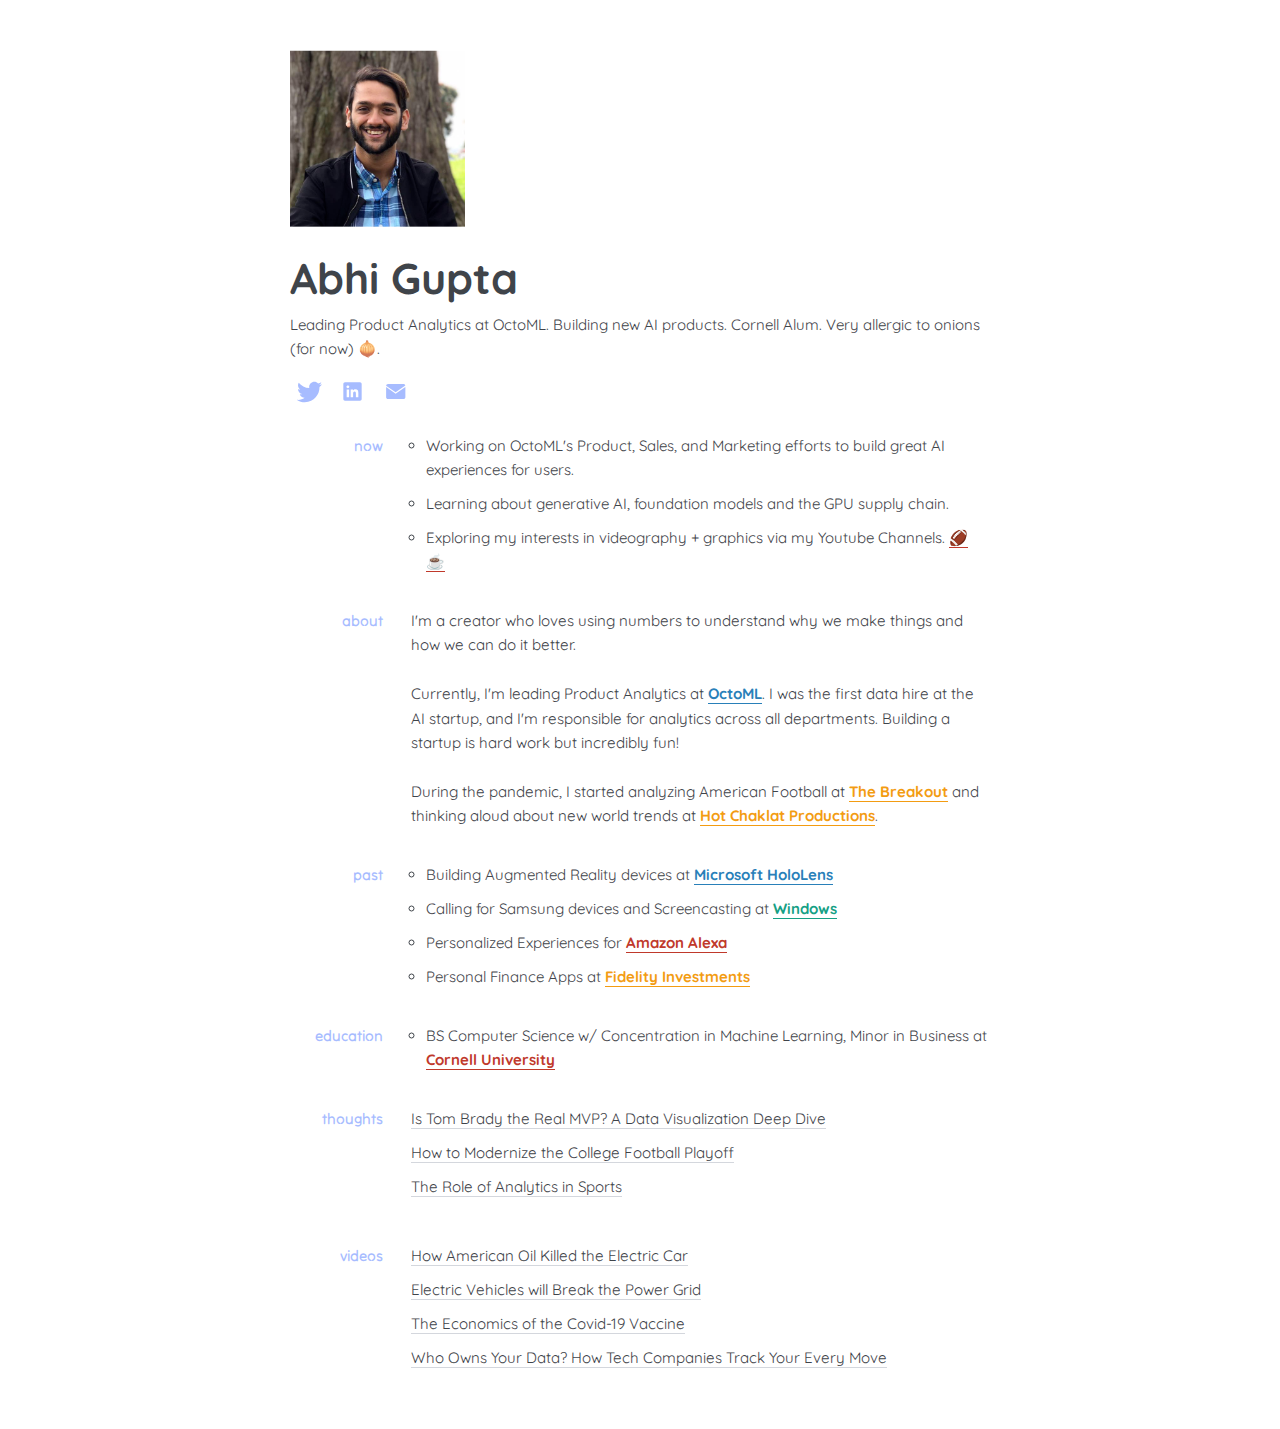
<file: index.html>
<!doctype html>
<html>

<!-- Global site tag (gtag.js) - Google Analytics -->
  <script async src="https://www.googletagmanager.com/gtag/js?id=UA-116363423-1"></script>
  <script>
  window.dataLayer = window.dataLayer || [];
  function gtag(){dataLayer.push(arguments);}
  gtag('js', new Date());

  gtag('config', 'UA-116363423-1');
</script>

<head>
    <meta charset="utf-8">
    <title>Abhi Gupta</title>
    <meta name="description" content="Leading Product Analytics at OctoML.">
    <meta name="viewport" content="width=device-width, initial-scale=1">

    <meta property="og:title" content="Abhi Gupta">
    <meta property="og:type" content="">
    <meta property="og:url" content="abhigupta.me">
    <meta property="og:image" content="">

    <link rel="apple-touch-icon" href="favicon.png">
    <link rel="icon" type="image/png" sizes="32x32" href="images/favicon/favicon-32x32.png">

    <link rel="stylesheet" href="css/normalize.css">
    <link rel="stylesheet" href="css/skeleton.css">
    <link rel="stylesheet" href="css/style.css">

    <link rel="manifest" href="site.webmanifest">
    <meta name="theme-color" content="#fafafa">
</head>

<body>

    <div class="container">

        <!--Header-->

        <img src="images/profilepic.png" style="width: 25%; padding-top: 50px;">

        <div class="header">
            <p class="name">Abhi Gupta</p>
            <p style="margin-bottom: 15px;">Leading Product Analytics at OctoML. Building new AI products. Cornell Alum. Very allergic to onions (for now) 🧅.
            </p>
            <div class="connect">
                <a href="https://twitter.com/realabhigupta" style="text-decoration: none;">
                    <svg class="header-link" xmlns="http://www.w3.org/2000/svg" x="0px" y="0px" width="25" height="25"
                        viewBox="0 0 50 50">
                        <path
                            d="M 50.0625 10.4375 C 48.214844 11.257813 46.234375 11.808594 44.152344 12.058594 C 46.277344 10.785156 47.910156 8.769531 48.675781 6.371094 C 46.691406 7.546875 44.484375 8.402344 42.144531 8.863281 C 40.269531 6.863281 37.597656 5.617188 34.640625 5.617188 C 28.960938 5.617188 24.355469 10.21875 24.355469 15.898438 C 24.355469 16.703125 24.449219 17.488281 24.625 18.242188 C 16.078125 17.8125 8.503906 13.71875 3.429688 7.496094 C 2.542969 9.019531 2.039063 10.785156 2.039063 12.667969 C 2.039063 16.234375 3.851563 19.382813 6.613281 21.230469 C 4.925781 21.175781 3.339844 20.710938 1.953125 19.941406 C 1.953125 19.984375 1.953125 20.027344 1.953125 20.070313 C 1.953125 25.054688 5.5 29.207031 10.199219 30.15625 C 9.339844 30.390625 8.429688 30.515625 7.492188 30.515625 C 6.828125 30.515625 6.183594 30.453125 5.554688 30.328125 C 6.867188 34.410156 10.664063 37.390625 15.160156 37.472656 C 11.644531 40.230469 7.210938 41.871094 2.390625 41.871094 C 1.558594 41.871094 0.742188 41.824219 -0.0585938 41.726563 C 4.488281 44.648438 9.894531 46.347656 15.703125 46.347656 C 34.617188 46.347656 44.960938 30.679688 44.960938 17.09375 C 44.960938 16.648438 44.949219 16.199219 44.933594 15.761719 C 46.941406 14.3125 48.683594 12.5 50.0625 10.4375 Z">
                        </path>
                    </svg>
                </a>

                <a href="https://www.linkedin.com/in/abhiagupta/" style="text-decoration: none;">
                    <svg xmlns="http://www.w3.org/2000/svg" x="0px" y="0px" width="25" height="25" viewBox="0 0 30 30"
                        class="header-link">
                        <path
                            d="M24,4H6C4.895,4,4,4.895,4,6v18c0,1.105,0.895,2,2,2h18c1.105,0,2-0.895,2-2V6C26,4.895,25.105,4,24,4z M10.954,22h-2.95 v-9.492h2.95V22z M9.449,11.151c-0.951,0-1.72-0.771-1.72-1.72c0-0.949,0.77-1.719,1.72-1.719c0.948,0,1.719,0.771,1.719,1.719 C11.168,10.38,10.397,11.151,9.449,11.151z M22.004,22h-2.948v-4.616c0-1.101-0.02-2.517-1.533-2.517 c-1.535,0-1.771,1.199-1.771,2.437V22h-2.948v-9.492h2.83v1.297h0.04c0.394-0.746,1.356-1.533,2.791-1.533 c2.987,0,3.539,1.966,3.539,4.522V22z">
                        </path>
                    </svg>
                </a>

                <a href="mailto:abhigupta.1600@gmail.com" style="text-decoration: none;">
                    <svg class="header-link" swidth="25" height="25" viewBox="0 0 40 40" fill="none"
                        xmlns="http://www.w3.org/2000/svg">
                        <path fill-rule="evenodd" clip-rule="evenodd"
                            d="M5.01744 10.6746L20.212 21.2049L35.7408 10.443C35.4797 9.05227 34.259 8 32.7925 8H8C6.45308 8 5.17962 9.17082 5.01744 10.6746ZM35.7925 12.6262L21.813 22.3144L20.212 23.4239L18.611 22.3144L5 12.8816V29C5 30.6569 6.34314 32 8 32H32.7925C34.4493 32 35.7925 30.6569 35.7925 29V12.6262Z" />
                    </svg>

                </a>
            </div>
        </div>

        <div class="row personal-elem">
            <div class="two columns tag">now</div>
            <div class="ten columns">
                <ul class="list">
                    <li>Working on OctoML's Product, Sales, and Marketing efforts to build great AI experiences for users.</li>
                    <li>Learning about generative AI, foundation models and the GPU supply chain.</li>
                    <li>Exploring my interests in videography + graphics via my Youtube Channels.
                        <a href="https://www.youtube.com/@HotChaklatProductions" class="link highlight-r">🏈</a>
                        <a href="https://www.youtube.com/@TheBreakout" class="link highlight-r">☕</a>
                        </li>
                </ul>
            </div>
        </div>

        <!-- About -->
        <div class="row personal-elem">
            <div class="two columns tag">about</div>
            <div class="ten columns">
                <p>I'm a creator who loves using numbers to understand why we make things and how we can do it better. </p>
                <p>Currently, I'm leading Product Analytics at 
                    <a href="https://octoml.ai/" class="link highlight-b">OctoML</a>. I was the first data hire at the AI startup, and I'm responsible for analytics across all departments. Building a startup is hard work but incredibly fun!
                </p>
                <p>During the pandemic, I started analyzing American Football at 
                    <a href="https://www.youtube.com/@HotChaklatProductions" class="link highlight-y">The Breakout</a>
                    and thinking aloud about new world trends at
                        <a href="https://www.youtube.com/@TheBreakout" class="link highlight-y">Hot Chaklat Productions</a>.
                </p>
            </div>
        </div>

        <div class="row personal-elem">
            <div class="two columns tag">past</div>
            <div class="ten columns">
                <ul class="list">
                    <li>Building Augmented Reality devices at <a class="highlight-b link" href="https://www.youtube.com/watch?v=eqFqtAJMtYE&ab_channel=MicrosoftHoloLens">Microsoft HoloLens</a>
                    </li>
                    <li>Calling for Samsung devices and Screencasting at <a href="https://www.theverge.com/2020/2/27/21122396/your-phone-app-android-pc-calls-how-to-make-answer-windows-10-microsoft"
                            class="highlight-g link">Windows</a></li>
                    <li>Personalized Experiences for <a class="highlight-r link"
                            href="https://alexa.amazon.com/">Amazon Alexa</a></li>
                    <li>Personal Finance Apps at <a class="highlight-y link"
                            href="https://www.fidelity.com/">Fidelity Investments</a></li>
                </ul>
                </p>
            </div>
        </div>
        <div class="row personal-elem">
            <div class="two columns tag">education</div>
            <div class="ten columns">
                <ul class="list">
                    <li>BS Computer Science w/ Concentration in Machine Learning, Minor in Business at <a class="highlight-r link" href="https://www.cs.cornell.edu/">Cornell University</a>
                    </li>
                </ul>
                </p>
            </div>
        </div>

        <!-- Thoughts -->
        <div class="row personal-elem">
            <div class="two columns tag">thoughts</div>
            <div class="ten columns">
                <div class="row article">
                    <a class="article-link" href="/mvp"
                        target="_blank">
                        Is Tom Brady the Real MVP? A Data Visualization Deep Dive
                    </a>
                </div>
                <div class="row article">
                    <div class="article-title">
                        <a class="article-link"
                            href="/words/cfb/mbp/"
                            target="_blank">
                            How to Modernize the College Football Playoff
                        </a>
                    </div>
                </div>
                <div class="row article">
                    <div class="article-title">
                        <a class="article-link"
                            href="https://twitter.com/realAbhiGupta/status/1354288929906675717" target="_blank">
                            The Role of Analytics in Sports
                        </a>
                    </div>
                </div>
            </div>
        </div>

        <br>

        <!-- Videos -->
        <div class="row personal-elem">
            <div class="two columns tag">videos</div>
            <div class="ten columns">
                <div class="row article">
                    <a class="article-link" href="https://www.youtube.com/watch?v=pDE3LRyxXYo&t=2s&ab_channel=HotChaklatProductions"
                        target="_blank">
                        How American Oil Killed the Electric Car
                    </a>
                </div>
                <div class="row article">
                    <div class="article-title">
                        <a class="article-link"
                            href="https://www.youtube.com/watch?v=gquv7J-zQSw&t=1s&ab_channel=HotChaklatProductions"
                            target="_blank">
                            Electric Vehicles will Break the Power Grid
                        </a>
                    </div>
                </div>
                <div class="row article">
                    <div class="article-title">
                        <a class="article-link"
                            href="https://www.youtube.com/watch?v=rlYKzDSPMtU&t=2s&ab_channel=HotChaklatProductions" target="_blank">
                            The Economics of the Covid-19 Vaccine
                        </a>
                    </div>
                </div>
                <div class="row article">
                    <div class="article-title">
                        <a class="article-link"
                            href="https://www.youtube.com/watch?v=aWTsTDDmEuI&ab_channel=HotChaklatProductions" target="_blank">
                            Who Owns Your Data? How Tech Companies Track Your Every Move
                        </a>
                    </div>
                </div>
            </div>
        </div>
        
        
        <br>
        <br>
    </div>

</body>

</html>
</file>
<file: css/skeleton.css>
/*
* Skeleton V2.0.4
* Copyright 2014, Dave Gamache
* www.getskeleton.com
* Free to use under the MIT license.
* http://www.opensource.org/licenses/mit-license.php
* 12/29/2014
*/


/* Table of contents
––––––––––––––––––––––––––––––––––––––––––––––––––
- Grid
- Base Styles
- Typography
- Links
- Buttons
- Forms
- Lists
- Code
- Tables
- Spacing
- Utilities
- Clearing
- Media Queries
*/


/* Grid
–––––––––––––––––––––––––––––––––––––––––––––––––– */
.container {
    position: relative;
    width: 100%;
    max-width: 700px;
    margin: 0 auto;
    padding: 0 20px;
    box-sizing: border-box; }
  .column,
  .columns {
    width: 100%;
    float: left;
    box-sizing: border-box; }
  
  /* For devices larger than 400px */
  @media (min-width: 400px) {
    .container {
      width: 85%;
      padding: 0; }
  }
  
  /* For devices larger than 550px */
  @media (min-width: 550px) {
    .container {
      width: 80%; }
    .column,
    .columns {
      margin-left: 4%; }
    .column:first-child,
    .columns:first-child {
      margin-left: 0; }
  
    .one.column,
    .one.columns                    { width: 4.66666666667%; }
    .two.columns                    { width: 13.3333333333%; }
    .three.columns                  { width: 22%;            }
    .four.columns                   { width: 30.6666666667%; }
    .five.columns                   { width: 39.3333333333%; }
    .six.columns                    { width: 48%;            }
    .seven.columns                  { width: 56.6666666667%; }
    .eight.columns                  { width: 65.3333333333%; }
    .nine.columns                   { width: 74.0%;          }
    .ten.columns                    { width: 82.6666666667%; }
    .eleven.columns                 { width: 91.3333333333%; }
    .twelve.columns                 { width: 100%; margin-left: 0; }
  
    .one-third.column               { width: 30.6666666667%; }
    .two-thirds.column              { width: 65.3333333333%; }
  
    .one-half.column                { width: 48%; }
  
    /* Offsets */
    .offset-by-one.column,
    .offset-by-one.columns          { margin-left: 8.66666666667%; }
    .offset-by-two.column,
    .offset-by-two.columns          { margin-left: 17.3333333333%; }
    .offset-by-three.column,
    .offset-by-three.columns        { margin-left: 26%;            }
    .offset-by-four.column,
    .offset-by-four.columns         { margin-left: 34.6666666667%; }
    .offset-by-five.column,
    .offset-by-five.columns         { margin-left: 43.3333333333%; }
    .offset-by-six.column,
    .offset-by-six.columns          { margin-left: 52%;            }
    .offset-by-seven.column,
    .offset-by-seven.columns        { margin-left: 60.6666666667%; }
    .offset-by-eight.column,
    .offset-by-eight.columns        { margin-left: 69.3333333333%; }
    .offset-by-nine.column,
    .offset-by-nine.columns         { margin-left: 78.0%;          }
    .offset-by-ten.column,
    .offset-by-ten.columns          { margin-left: 86.6666666667%; }
    .offset-by-eleven.column,
    .offset-by-eleven.columns       { margin-left: 95.3333333333%; }
  
    .offset-by-one-third.column,
    .offset-by-one-third.columns    { margin-left: 34.6666666667%; }
    .offset-by-two-thirds.column,
    .offset-by-two-thirds.columns   { margin-left: 69.3333333333%; }
  
    .offset-by-one-half.column,
    .offset-by-one-half.columns     { margin-left: 52%; }
  
  }
  
  
  /* Base Styles
  –––––––––––––––––––––––––––––––––––––––––––––––––– */
  /* NOTE
  html is set to 62.5% so that all the REM measurements throughout Skeleton
  are based on 10px sizing. So basically 1.5rem = 15px :) */
  html {
    font-size: 62.5%; }
  body {
    font-size: 1.5em; /* currently ems cause chrome bug misinterpreting rems on body element */
    line-height: 1.6;
    font-weight: 400;
    font-family: "Raleway", "HelveticaNeue", "Helvetica Neue", Helvetica, Arial, sans-serif;
    color: #222; }
  
  
  /* Typography
  –––––––––––––––––––––––––––––––––––––––––––––––––– */
  h1, h2, h3, h4, h5, h6 {
    margin-top: 0;
    margin-bottom: 2rem;
    font-weight: 300; }
  h1 { font-size: 4.0rem; line-height: 1.2;  letter-spacing: -.1rem;}
  h2 { font-size: 3.6rem; line-height: 1.25; letter-spacing: -.1rem; }
  h3 { font-size: 3.0rem; line-height: 1.3;  letter-spacing: -.1rem; }
  h4 { font-size: 2.4rem; line-height: 1.35; letter-spacing: -.08rem; }
  h5 { font-size: 1.8rem; line-height: 1.5;  letter-spacing: -.05rem; }
  h6 { font-size: 1.5rem; line-height: 1.6;  letter-spacing: 0; }
  
  /* Larger than phablet */
  @media (min-width: 550px) {
    h1 { font-size: 5.0rem; }
    h2 { font-size: 4.2rem; }
    h3 { font-size: 3.6rem; }
    h4 { font-size: 3.0rem; }
    h5 { font-size: 2.4rem; }
    h6 { font-size: 1.5rem; }
  }
  
  p {
    margin-top: 0; }
  
  
  /* Links
  –––––––––––––––––––––––––––––––––––––––––––––––––– */
  a {
    color: #1EAEDB; }
  a:hover {
    color: #0FA0CE; }
  
  
  /* Buttons
  –––––––––––––––––––––––––––––––––––––––––––––––––– */
  .button,
  button,
  input[type="submit"],
  input[type="reset"],
  input[type="button"] {
    display: inline-block;
    height: 38px;
    padding: 0 30px;
    color: #555;
    text-align: center;
    font-size: 11px;
    font-weight: 600;
    line-height: 38px;
    letter-spacing: .1rem;
    text-transform: uppercase;
    text-decoration: none;
    white-space: nowrap;
    background-color: transparent;
    border-radius: 4px;
    border: 1px solid #bbb;
    cursor: pointer;
    box-sizing: border-box; }
  .button:hover,
  button:hover,
  input[type="submit"]:hover,
  input[type="reset"]:hover,
  input[type="button"]:hover,
  .button:focus,
  button:focus,
  input[type="submit"]:focus,
  input[type="reset"]:focus,
  input[type="button"]:focus {
    color: #333;
    border-color: #888;
    outline: 0; }
  .button.button-primary,
  button.button-primary,
  input[type="submit"].button-primary,
  input[type="reset"].button-primary,
  input[type="button"].button-primary {
    color: #FFF;
    background-color: #33C3F0;
    border-color: #33C3F0; }
  .button.button-primary:hover,
  button.button-primary:hover,
  input[type="submit"].button-primary:hover,
  input[type="reset"].button-primary:hover,
  input[type="button"].button-primary:hover,
  .button.button-primary:focus,
  button.button-primary:focus,
  input[type="submit"].button-primary:focus,
  input[type="reset"].button-primary:focus,
  input[type="button"].button-primary:focus {
    color: #FFF;
    background-color: #1EAEDB;
    border-color: #1EAEDB; }
  
  
  /* Forms
  –––––––––––––––––––––––––––––––––––––––––––––––––– */
  input[type="email"],
  input[type="number"],
  input[type="search"],
  input[type="text"],
  input[type="tel"],
  input[type="url"],
  input[type="password"],
  textarea,
  select {
    height: 38px;
    padding: 6px 10px; /* The 6px vertically centers text on FF, ignored by Webkit */
    background-color: #fff;
    border: 1px solid #D1D1D1;
    border-radius: 4px;
    box-shadow: none;
    box-sizing: border-box; }
  /* Removes awkward default styles on some inputs for iOS */
  input[type="email"],
  input[type="number"],
  input[type="search"],
  input[type="text"],
  input[type="tel"],
  input[type="url"],
  input[type="password"],
  textarea {
    -webkit-appearance: none;
       -moz-appearance: none;
            appearance: none; }
  textarea {
    min-height: 65px;
    padding-top: 6px;
    padding-bottom: 6px; }
  input[type="email"]:focus,
  input[type="number"]:focus,
  input[type="search"]:focus,
  input[type="text"]:focus,
  input[type="tel"]:focus,
  input[type="url"]:focus,
  input[type="password"]:focus,
  textarea:focus,
  select:focus {
    border: 1px solid #33C3F0;
    outline: 0; }
  label,
  legend {
    display: block;
    margin-bottom: .5rem;
    font-weight: 600; }
  fieldset {
    padding: 0;
    border-width: 0; }
  input[type="checkbox"],
  input[type="radio"] {
    display: inline; }
  label > .label-body {
    display: inline-block;
    margin-left: .5rem;
    font-weight: normal; }
  
  
  /* Lists
  –––––––––––––––––––––––––––––––––––––––––––––––––– */
  ul {
    list-style: circle inside; }
  ol {
    list-style: decimal inside; }
  ol, ul {
    padding-left: 0;
    margin-top: 0; }
  ul ul,
  ul ol,
  ol ol,
  ol ul {
    margin: 1.5rem 0 1.5rem 3rem;
    font-size: 90%; }
  li {
    margin-bottom: 1rem; }
  
  
  /* Code
  –––––––––––––––––––––––––––––––––––––––––––––––––– */
  code {
    padding: .2rem .5rem;
    margin: 0 .2rem;
    font-size: 90%;
    white-space: nowrap;
    background: #F1F1F1;
    border: 1px solid #E1E1E1;
    border-radius: 4px; }
  pre > code {
    display: block;
    padding: 1rem 1.5rem;
    white-space: pre; }
  
  
  /* Tables
  –––––––––––––––––––––––––––––––––––––––––––––––––– */
  th,
  td {
    padding: 12px 15px;
    text-align: left;
    border-bottom: 1px solid #E1E1E1; }
  th:first-child,
  td:first-child {
    padding-left: 0; }
  th:last-child,
  td:last-child {
    padding-right: 0; }
  
  
  /* Spacing
  –––––––––––––––––––––––––––––––––––––––––––––––––– */
  button,
  .button {
    margin-bottom: 1rem; }
  input,
  textarea,
  select,
  fieldset {
    margin-bottom: 1.5rem; }
  pre,
  blockquote,
  dl,
  figure,
  table,
  p,
  ul,
  ol,
  form {
    margin-bottom: 2.5rem; }
  
  
  /* Utilities
  –––––––––––––––––––––––––––––––––––––––––––––––––– */
  .u-full-width {
    width: 100%;
    box-sizing: border-box; }
  .u-max-full-width {
    max-width: 100%;
    box-sizing: border-box; }
  .u-pull-right {
    float: right; }
  .u-pull-left {
    float: left; }
  
  
  /* Misc
  –––––––––––––––––––––––––––––––––––––––––––––––––– */
  hr {
    margin-top: 3rem;
    margin-bottom: 3.5rem;
    border-width: 0;
    border-top: 1px solid #E1E1E1; }
  
  
  /* Clearing
  –––––––––––––––––––––––––––––––––––––––––––––––––– */
  
  /* Self Clearing Goodness */
  .container:after,
  .row:after,
  .u-cf {
    content: "";
    display: table;
    clear: both; }
  
  
  /* Media Queries
  –––––––––––––––––––––––––––––––––––––––––––––––––– */
  /*
  Note: The best way to structure the use of media queries is to create the queries
  near the relevant code. For example, if you wanted to change the styles for buttons
  on small devices, paste the mobile query code up in the buttons section and style it
  there.
  */
  
  
  /* Larger than mobile */
  @media (min-width: 400px) {}
  
  /* Larger than phablet (also point when grid becomes active) */
  @media (min-width: 550px) {}
  
  /* Larger than tablet */
  @media (min-width: 750px) {}
  
  /* Larger than desktop */
  @media (min-width: 1000px) {}
  
  /* Larger than Desktop HD */
  @media (min-width: 1200px) {}
</file>
<file: css/style.css>
@import url('https://fonts.googleapis.com/css2?family=Quicksand:wght@300&display=swap');
@import url('https://fonts.googleapis.com/css2?family=Tilt+Neon&display=swap');

::selection {
    background: #ffeaa7;
    /* WebKit/Blink Browsers */
}

::-moz-selection {
    background: #ffeaa7;
    /* Gecko Browsers */
}

body {
    font-family: 'Quicksand', Helvetica, sans-serif;
    font-size: 1.51rem;
    color: #3f444a;
    font-size: 300;
}

.name {
    font-weight: 700;
    font-size: 43px;
    margin: 0;
}

.header {
    padding-top: 10px;
    width: 100%;
    font-size: 1.5rem;
    padding-bottom: 10px;
}

.me {
    padding-bottom: 30px;
    width: 40%;
    display: block;
    margin-left: auto;
    margin-right: auto;
}

.header-right {
    float: right;
    padding-top: 20px;
    font-weight: 700;
}

.header-left {
    float: left;
    padding-top: 20px;
    font-weight: 700;
}

.header-link {
    text-decoration: none;
    text-transform: capitalize;
    padding: 3px 7px 3px 7px;
    fill : #a7bcff;
    /* fill: #b6d2ee; */
    border-radius: 5px;
    font-size: 1.3rem;
    -webkit-transition: color .25s, fill .25s, opacity .25s;
    -o-transition: color .25s, fill .25s, opacity .25s;
    transition: color .25s, fill .25s, opacity .25s;
    text-decoration: none;
}

.header-link:hover {
    fill: #3f444a;
}

a {
    color: rgba(37, 99, 235);
}

.tag {
    color : #a7bcff;
    /* color: #718093; */
    font-weight: 200;
    text-align: right;
    font-family: 'Tilt Neon', monospace;
}

.basic {
    color : #a7bcff;
    /* color: #718093; */
    font-weight: 200;
}

@media (max-width: 550px) {
    .tag {
        text-align: left;
        padding-bottom: 10px;
    }

    .article-date {
        display: none;
    }
}

.personal-elem {
    padding-top: 10px;
}

.article-date {
    float: right;
    /* font-family: 'Overpass Mono', monospace; */
}

.article-title {
    float: left;
}

.article-link {
    color: #3f444a;
    border-bottom: 1px solid #d4d7dd;
    text-decoration: none;
    -webkit-transition: color .25s, fill .25s, opacity .25s;
    -o-transition: color .25s, fill .25s, opacity .25s;
    transition: color .25s, fill .25s, opacity .25s;
}

.article-link:hover {
    text-decoration-color: #0abde3;
    border-bottom: 1px solid #0abde3;
}

.end-article-title {
    font-size: 12px;
}

.end-article-link {
    text-decoration: none;
}

.project,
.article {
    padding-bottom: 10px;
}

.link {
    color: #4c525c;
    text-decoration: none;
    -webkit-transition: opacity .25s;
    -o-transition: opacity .25s;
    transition: opacity .25s;
    /* border-bottom: 1px solid #f39c12; */
}

.link:hover {
    opacity: 0.5;
}

.highlight-b {
    font-weight: 700;
    color: #2980b9;
    border-bottom: 1px solid #2980b9;
}

.highlight-r {
    font-weight: 700;
    color: #c0392b;
    border-bottom: 1px solid #c0392b;
}

.highlight-y {
    font-weight: 700;
    color: #f39c12;
    border-bottom: 1px solid #f39c12;
}

.highlight-g {
    font-weight: 700;
    color: #16a085;
    border-bottom: 1px solid #16a085;
}

.highlight-p {
    font-weight: 700;
    color: #8e44ad;
    border-bottom: 1px solid #8e44ad;
}

.list {
    list-style-position: outside;
    padding-left: 15px;
    font-size: 1.5rem;
}

.news {
    border-left: 4px solid #0abde3;
    font-size: 14px;
    padding: 10px;
    margin: 10px;
}

.subpage {
    font-weight: 700;
    font-size: 35px;
    margin-top: 60px;
    margin-bottom: 0px;
}

.back {
    margin-bottom: 0px;
}

.year {
    margin-bottom: 0px;
    margin-top: 20px;
    font-size: 20px;
    font-weight: 700;
}
</file>
